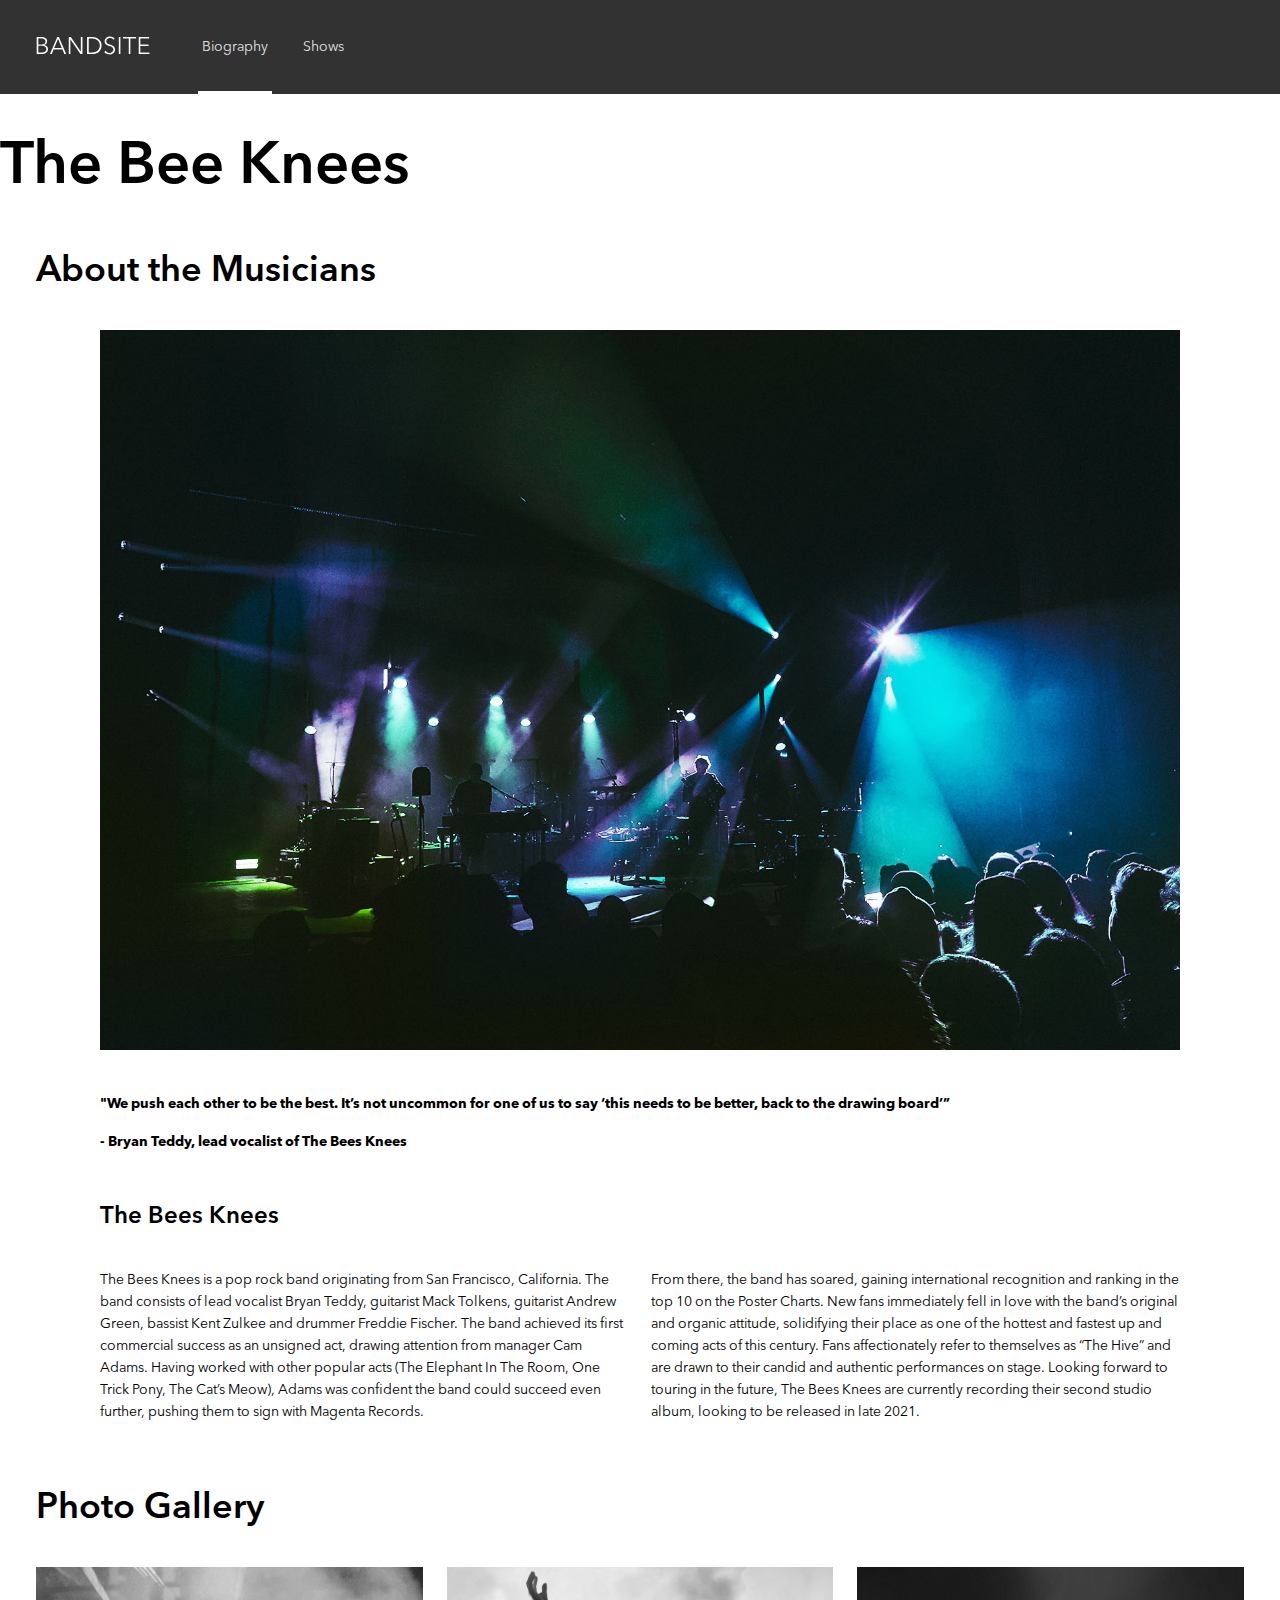
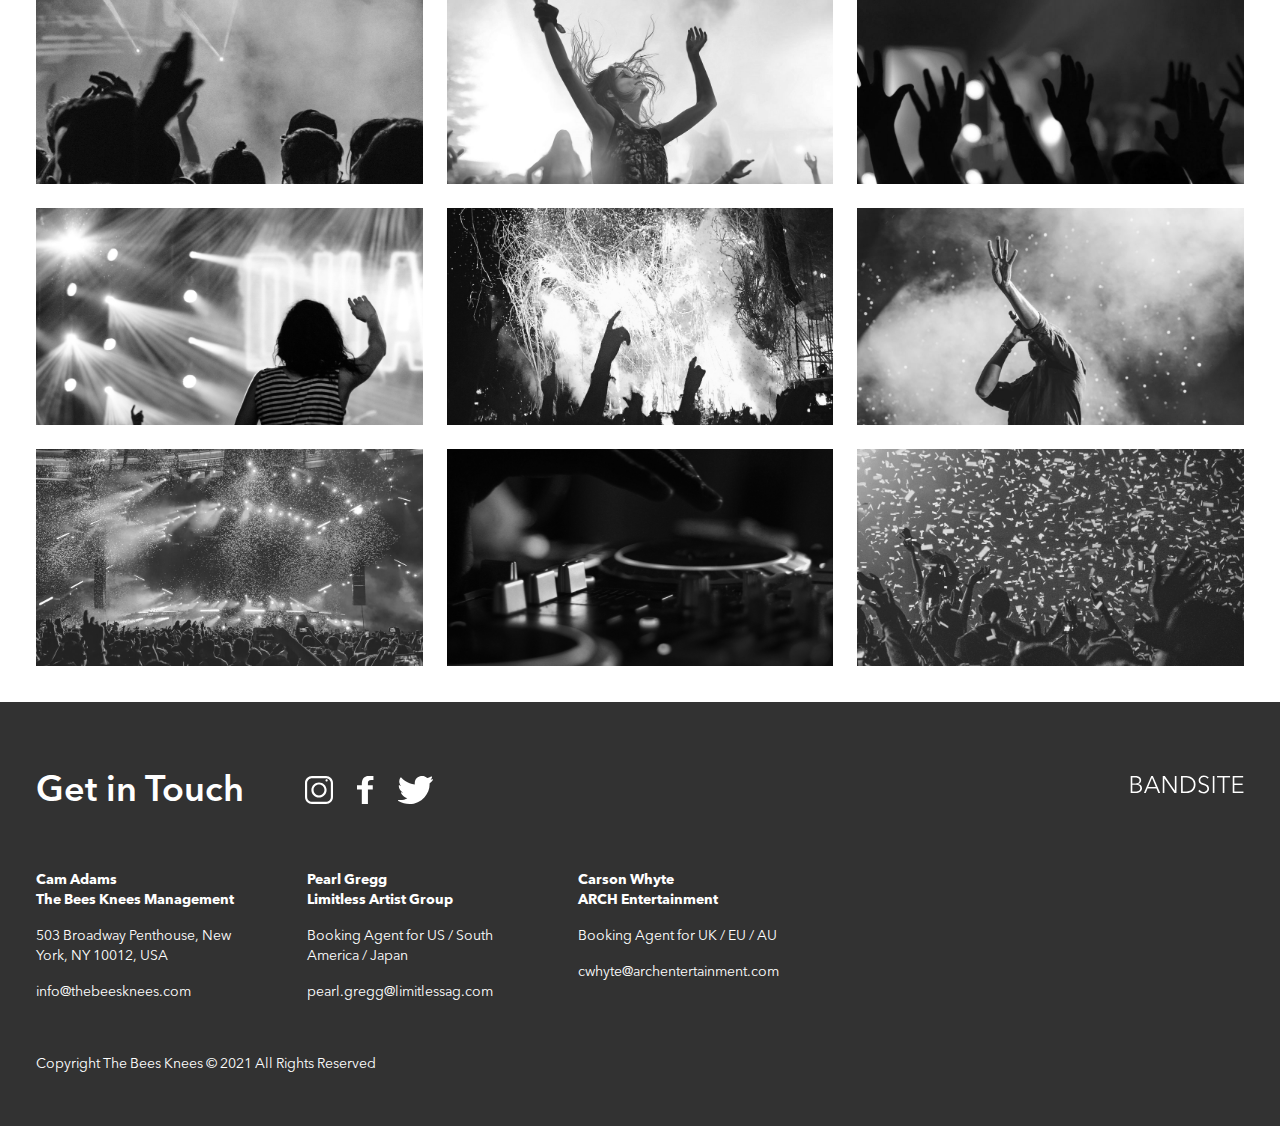
<file: index.html>
<!DOCTYPE html>
<html lang="en">
  <head>
    <meta charset="UTF-8" />
    <meta name="viewport" content="width=device-width, initial-scale=1.0" />
    <link rel="stylesheet" href="./styles/bio.css" />
    <title>Biography Site</title>
  </head>
  <body>
    <!-- HEADER -->
    <header class="header">
      <div class="header__container">
        <a href="./index.html"
          ><img class="logo" src="./assets/Logo/Logo-bandsite.svg" alt="logo"
        /></a>
        <nav>
          <ul class="header__list">
            <li class="header__item">
              <a class="header__link header__link--active" href="./index.html"
                >Biography</a
              >
            </li>
            <li class="header__item">
              <a class="header__link" href="index.html">Shows</a>
            </li>
          </ul>
        </nav>
      </div>
    </header>

    <!-- HERO -->
    <section class="hero-banner">
      <h1 class="hero-banner__heading">The Bee Knees</h1>
    </section>

    <!-- MAIN-->
    <main class="main">
      <div class="main__container">
        <h2 class="main__heading">About the Musicians</h2>

        <div class="main__detail">
          <img
            class="main__img"
            src="./assets/Images/band.jpg"
            alt="musicians-image"
          />
          <p class="main__vocalist">
            "We push each other to be the best. It’s not uncommon for one of us
            to say ‘this needs to be better, back to the drawing board’”
          </p>
          <p class="main__vocalist">
            - Bryan Teddy, lead vocalist of The Bees Knees
          </p>
          <h3>The Bees Knees</h3>
          <div class="main__texts">
            <p class="main__text">
              The Bees Knees is a pop rock band originating from San Francisco,
              California. The band consists of lead vocalist Bryan Teddy,
              guitarist Mack Tolkens, guitarist Andrew Green, bassist Kent
              Zulkee and drummer Freddie Fischer. The band achieved its first
              commercial success as an unsigned act, drawing attention from
              manager Cam Adams. Having worked with other popular acts (The
              Elephant In The Room, One Trick Pony, The Cat’s Meow), Adams was
              confident the band could succeed even further, pushing them to
              sign with Magenta Records.
            </p>

            <p class="main__text">
              From there, the band has soared, gaining international recognition
              and ranking in the top 10 on the Poster Charts. New fans
              immediately fell in love with the band’s original and organic
              attitude, solidifying their place as one of the hottest and
              fastest up and coming acts of this century. Fans affectionately
              refer to themselves as “The Hive” and are drawn to their candid
              and authentic performances on stage. Looking forward to touring in
              the future, The Bees Knees are currently recording their second
              studio album, looking to be released in late 2021.
            </p>
          </div>
        </div>
      </div>
    </main>

    <!-- PHOTO GALLERY -->
    <section class="photo-gallery">
      <div class="photo-gallery__container">
        <h2 class="photo-gallery__heading">Photo Gallery</h2>
        <div class="photo-gallery__img-wrap">
          <img
            class="photo-gallery__img"
            src="./assets/Images/Photo-gallery-1.jpg"
            alt="photo-gallery__image"
          />
          <img
            class="photo-gallery__img"
            src="./assets/Images/Photo-gallery-2.jpg"
            alt="photo-gallery__image"
          />
          <img
            class="photo-gallery__img"
            src="./assets/Images/Photo-gallery-3.jpg"
            alt="photo-gallery__image"
          />
          <img
            class="photo-gallery__img"
            src="./assets/Images/Photo-gallery-4.jpg"
            alt="photo-gallery__image"
          />
          <img
            class="photo-gallery__img"
            src="./assets/Images/Photo-gallery-5.jpg"
            alt="photo-gallery__image"
          />
          <img
            class="photo-gallery__img"
            src="./assets/Images/Photo-gallery-6.jpg"
            alt="photo-gallery__image"
          />
          <img
            class="photo-gallery__img"
            src="./assets/Images/Photo-gallery-7.jpg"
            alt="photo-gallery__image"
          />
          <img
            class="photo-gallery__img"
            src="./assets/Images/Photo-gallery-8.jpg"
            alt="image-8"
          />
          <img
            class="photo-gallery__img"
            src="./assets/Images/Photo-gallery-9.jpg"
            alt="image-9"
          />
        </div>
      </div>
    </section>

    <!-- FOOTER -->
    <footer class="footer">
      <div class="footer__container">
        <div class="footer__wrap">
          <h2 class="footer__heading">Get in Touch</h2>
          <div class="icons">
            <a href="https://instagram.com"
              ><img
                class="icon"
                src="./assets/Icons/SVG/Icon-instagram.svg"
                alt="instagram"
            /></a>

            <a href="https://facebook.com"
              ><img
                class="icon"
                src="./assets/Icons/SVG/Icon-facebook.svg"
                alt="facebook"
            /></a>

            <a href="https://twitter.com">
              <img
                class="icon"
                src="./assets/Icons/SVG/Icon-twitter.svg"
                alt="twitter"
            /></a>
          </div>

          <a href="./index.html"
            ><img
              class="logo logo__tablet-footer"
              src="./assets/Logo/Logo-bandsite.svg"
              alt="logo"
          /></a>
        </div>

        <div class="footer__contacts">
          <div class="footer__contact">
            <p class="footer__name">Cam Adams</p>
            <p class="footer__company">The Bees Knees Management</p>
            <p class="footer__address">
              503 Broadway Penthouse, New York, NY 10012, USA
            </p>
            <p>info@thebeesknees.com</p>
          </div>

          <div class="footer__contact">
            <p class="footer__name">Pearl Gregg</p>
            <p class="footer__company">Limitless Artist Group</p>
            <p class="footer__address">
              Booking Agent for US / South America / Japan
            </p>
            <p>pearl.gregg@limitlessag.com</p>
          </div>

          <div class="footer__contact">
            <p class="footer__name">Carson Whyte</p>
            <p class="footer__company">ARCH Entertainment</p>
            <p class="footer__address">Booking Agent for UK / EU / AU</p>
            <p>cwhyte@archentertainment.com</p>
          </div>
        </div>

        <a href="./index.html"
          ><img
            class="logo logo__mobile-footer"
            src="./assets/Logo/Logo-bandsite.svg"
            alt="logo"
        /></a>
        <p class="footer__copy-right">
          Copyright The Bees Knees © 2021 All Rights Reserved
        </p>
      </div>
    </footer>
  </body>
</html>
</file>
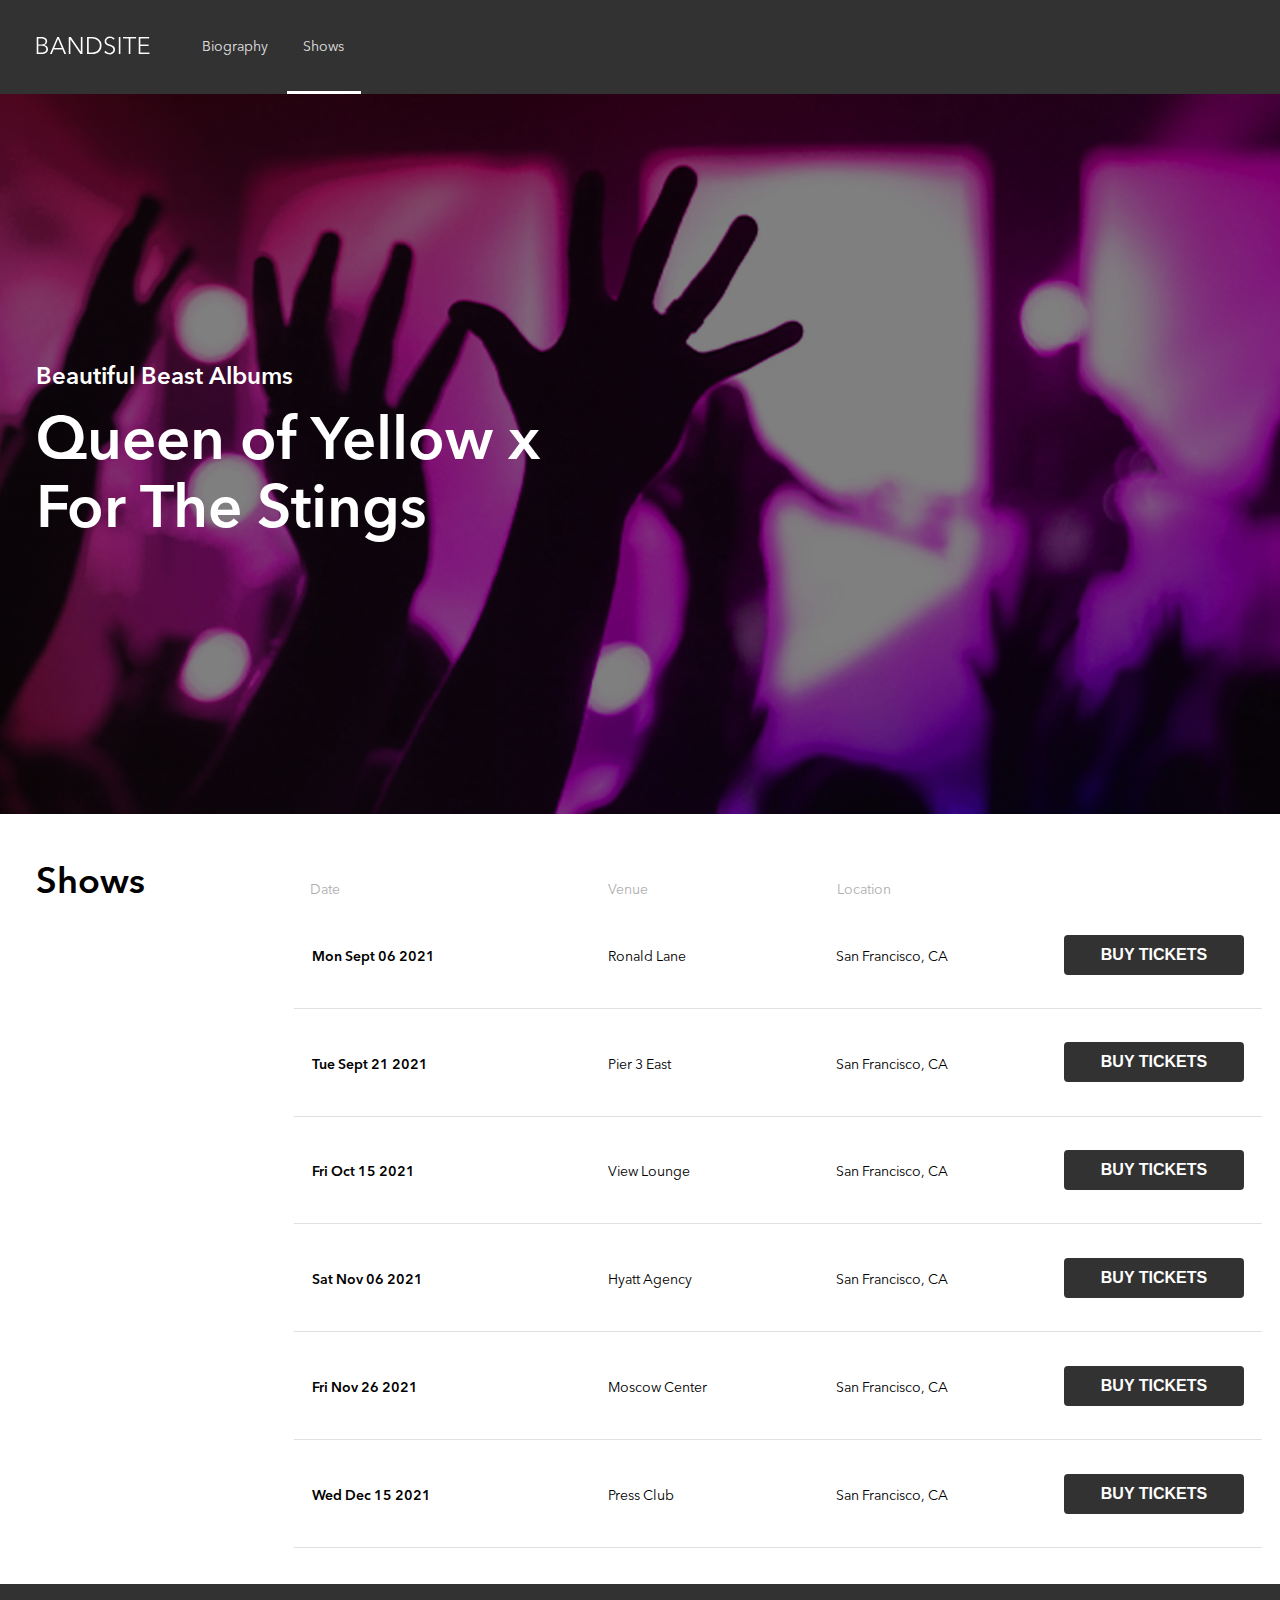
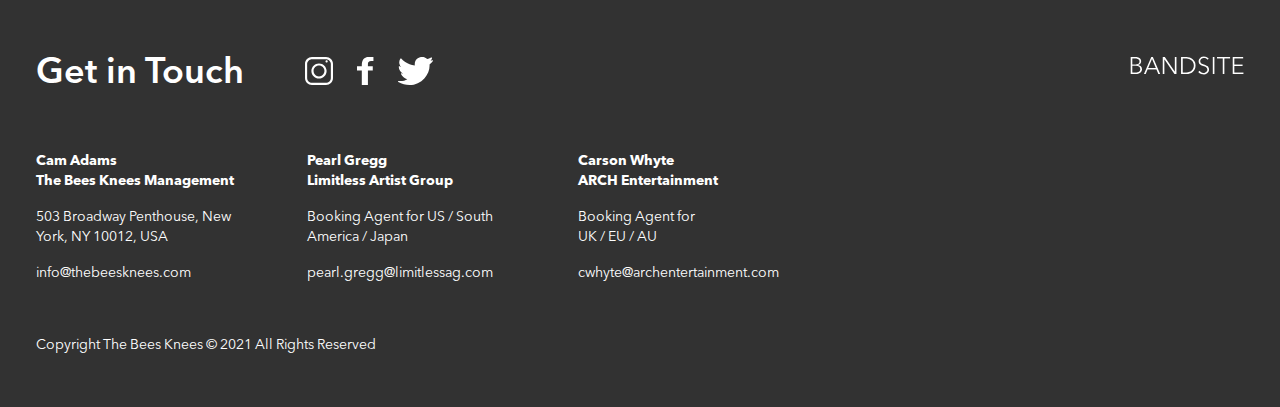
<file: pages/shows.html>
<!DOCTYPE html>
<html lang="en">
  <head>
    <meta charset="UTF-8" />
    <meta name="viewport" content="width=device-width, initial-scale=1.0" />
    <link rel="stylesheet" href="../styles/show.css"" />
    <title>Shows Site</title>
  </head>
  <body>
    <!-- HEADER -->
    <header class="header">
      <div class="header__container">
        <a href="../pages/shows.html"
          ><img class="logo" src="../assets/Logo/Logo-bandsite.svg" alt="logo"
        /></a>
        <nav>
          <ul class="header__list">
            <li class="header__item">
              <a class="header__link" href="../index.html">Biography</a>
            </li>
            <li class="header__item">
              <a class="header__link header__link--active" href="./shows.html"
                >Shows</a
              >
            </li>
          </ul>
        </nav>
      </div>
    </header>

    <!-- HERO -->
    <section class="hero hero--shows">
      <div class="hero__container hero__container--shows">
        <div>
          <p class="hero__text--shows">Beautiful Beast Albums</p>
          <h1 class="hero__heading hero__heading--shows">
            Queen of Yellow x For The Stings
          </h1>
        </div>

        <iframe
          class="hero__frame--shows"
          scrolling="no"
          frameborder="no"
          allow="autoplay"
          src="https://w.soundcloud.com/player/?url=https%3A//api.soundcloud.com/tracks/1322831941&color=%23ff5500&auto_play=false&hide_related=false&show_comments=true&show_user=true&show_reposts=false&show_teaser=true"
        ></iframe>
      </div>
    </section>

    <!-- SHOWS -->
    <main class="shows">
      <div class="shows__container">
        <h2 class="shows__heading"></h2>
        <div class="shows__table">
          <div class="shows__display-wrap"></div>
          <ul class="shows__list"></ul>
        </div>
      </div>
    </main>

    <!-- FOOTER -->
    <footer class="footer">
      <div class="footer__container">
        <div class="footer__wrap">
          <h2 class="footer__heading">Get in Touch</h2>
          <div class="icons">
            <a href="https://instagram.com"
              ><img
                class="icon"
                src="../assets/Icons/SVG/Icon-instagram.svg"
                alt="instagram"
            /></a>

            <a href="https://facebook.com"
              ><img
                class="icon"
                src="../assets/Icons/SVG/Icon-facebook.svg"
                alt="facebook"
            /></a>

            <a href="https://twitter.com">
              <img
                class="icon"
                src="../assets/Icons/SVG/Icon-twitter.svg"
                alt="twitter"
            /></a>
          </div>

          <a href="../pages/shows.html"
            ><img
              class="logo logo__tablet-footer"
              src="../assets/Logo/Logo-bandsite.svg"
              alt="logo"
          /></a>
        </div>

        <div class="footer__contacts">
          <div class="footer__contact">
            <p class="footer__name">Cam Adams</p>
            <p class="footer__company">The Bees Knees Management</p>
            <p class="footer__address">
              503 Broadway Penthouse, New York, NY 10012, USA
            </p>
            <p>info@thebeesknees.com</p>
          </div>

          <div class="footer__contact">
            <p class="footer__name">Pearl Gregg</p>
            <p class="footer__company">Limitless Artist Group</p>
            <p class="footer__address">
              Booking Agent for US / South America / Japan
            </p>
            <p>pearl.gregg@limitlessag.com</p>
          </div>

          <div class="footer__contact">
            <p class="footer__name">Carson Whyte</p>
            <p class="footer__company">ARCH Entertainment</p>
            <p class="footer__address footer__address--smaller">
              Booking Agent for UK / EU / AU
            </p>
            <p>cwhyte@archentertainment.com</p>
          </div>
        </div>

        <a href="../pages/shows.html"
          ><img
            class="logo logo__mobile-footer"
            src="../assets/Logo/Logo-bandsite.svg"
            alt="logo"
        /></a>
        <p class="footer__copy-right">
          Copyright The Bees Knees © 2021 All Rights Reserved
        </p>
      </div>
    </footer>
    <script src="../scripts/build-shows-page.js"></script>
  </body>
</html>
</file>
<file: styles/bio.css>
@font-face {
  font-family: "Avenir Next";
  src: url("../../assets/Font/AvenirNextLTPro-Regular.otf"), url("../../assets/Font/Alternative-files/AvenirNextLTPro.ttf") format("truetype");
  font-weight: 400;
}
@font-face {
  font-family: "Avenir Next";
  src: url("../../assets/Font/AvenirNextLTPro-Demi.otf"), url("../../assets/Font/Alternative-files/AvenirNextLTProDemi.ttf") format("truetype");
  font-weight: 500;
}
@font-face {
  font-family: "Avenir Next";
  src: url("../../assets/Font/AvenirNextLTPro-Bold.otf"), url("../../assets/Font/Alternative-files/AvenirNextLTProBold.ttf") format("truetype");
  font-weight: 700;
}
* {
  box-sizing: border-box;
}

body {
  margin: 0;
  font-family: "Avenir Next";
  font-size: 0.8125rem;
  line-height: 1.125rem;
  font-weight: 400;
}
@media (min-width: 768px) {
  body {
    font-size: 0.875rem;
    line-height: 1.375rem;
  }
}

h1 {
  font-size: 1.5rem;
  line-height: 2rem;
  font-weight: 500;
}
@media (min-width: 768px) {
  h1 {
    font-size: 3.75rem;
    line-height: 4.25rem;
  }
}

h2 {
  font-size: 1.5rem;
  line-height: 2rem;
  font-weight: 500;
  margin-top: 1.5rem;
  margin-bottom: 1rem;
}
@media (min-width: 768px) {
  h2 {
    font-size: 2.25rem;
    line-height: 2.75rem;
    margin-top: 3rem;
    margin-bottom: 2.25rem;
  }
}

h3 {
  font-size: 0.875rem;
  line-height: 1.375rem;
  font-weight: 500;
  margin-top: 1.5rem;
  margin-bottom: 1rem;
}
@media (min-width: 768px) {
  h3 {
    font-size: 1.5rem;
    line-height: 2rem;
    margin-top: 3rem;
    margin-bottom: 2.25rem;
  }
}

p {
  margin-top: 0;
  margin-bottom: 1rem;
}

footer {
  font-size: 0.8125rem;
  line-height: 1.125rem;
  font-weight: 400;
}
@media (min-width: 768px) {
  footer {
    font-size: 0.875rem;
    line-height: 1.25rem;
  }
}

button {
  font-size: 0.625rem;
  line-height: 1.25rem;
  font-weight: 700;
}

.header {
  background-color: #323232;
  padding: 1rem 1rem 0 1rem;
  overflow: hidden;
}
.header__link--active {
  border-bottom: 3px solid #ffffff;
}
.header__container {
  display: flex;
  flex-direction: column;
  text-align: center;
}
@media (min-width: 768px) {
  .header__container {
    flex-direction: row;
    align-items: flex-start;
    gap: 3rem;
  }
}
@media (min-width: 1280px) {
  .header__container {
    max-width: 1280px;
    margin: 0 auto;
  }
}
.header__list {
  list-style: none;
  padding: 0;
  margin: 0;
  display: flex;
  text-align: start;
  justify-content: center;
  gap: 0.5rem;
}
@media (min-width: 768px) {
  .header__list {
    gap: 1rem;
  }
}
.header__item {
  width: 50vw;
  text-align: center;
}
@media (min-width: 768px) {
  .header__item {
    width: 73px;
  }
}
.header__link {
  text-decoration: none;
  display: inline-block;
  width: 50vw;
  color: #e1e1e1;
  padding-bottom: 16px;
}
@media (min-width: 768px) {
  .header__link {
    width: 4.6rem;
    padding-bottom: 33px;
  }
}
.header__link:hover {
  border-bottom: 3px solid #ffffff;
  color: #ffffff;
}
.header__link:active {
  font-weight: bold;
}
@media (min-width: 768px) {
  .header {
    padding: 2.25rem 2.25rem 0rem 2.25rem;
  }
}

.hero {
  background-image: linear-gradient(rgba(0, 0, 0, 0.5), rgba(0, 0, 0, 0.5)), url("../assets/Images/hero-bio.jpg");
  background-size: cover;
  background-position: center;
  overflow: hidden;
  padding: 0 1rem;
}
.hero__container {
  display: flex;
  align-items: center;
  height: 45vh;
}
@media (min-width: 768px) {
  .hero__container {
    height: 50vh;
  }
}
@media (min-width: 1280px) {
  .hero__container {
    height: 60vh;
    max-width: 1280px;
    margin: 0 auto;
  }
}
.hero__heading, .hero__text {
  color: #ffffff;
}
@media (min-width: 768px) {
  .hero {
    padding: 0 2.25rem;
  }
}

.footer {
  background-color: #323232;
  padding: 1.5rem 1rem 0 1rem;
  color: #ffffff;
  overflow: hidden;
}
@media (min-width: 1280px) {
  .footer__container {
    max-width: 1280px;
    margin: 0 auto;
  }
}
.footer__heading, .footer__copy-right {
  margin-top: 0;
}
@media (min-width: 768px) {
  .footer__heading {
    margin-bottom: 0;
  }
}
.footer__contacts {
  display: flex;
  flex-direction: column;
  gap: 1rem;
  margin-bottom: 2.25rem;
}
@media (min-width: 768px) {
  .footer__contacts {
    flex-direction: row;
    align-items: flex-start;
    gap: 2.25rem;
  }
}
@media (min-width: 1280px) {
  .footer__contacts {
    gap: 3.5rem;
  }
}
.footer__contact {
  width: 65%;
}
@media (min-width: 768px) {
  .footer__contact {
    width: 215px;
  }
}
.footer__name {
  margin-bottom: 0;
}
.footer__company, .footer__name {
  font-weight: 600;
  margin-top: 0;
}
.footer__address--smaller {
  width: 130px;
}
@media (min-width: 768px) {
  .footer__wrap {
    display: flex;
    align-items: center;
    gap: 2.5rem;
    margin-bottom: 2.25rem;
  }
}
@media (min-width: 1280px) {
  .footer__wrap {
    gap: 3.8rem;
  }
}
@media (min-width: 768px) {
  .footer {
    padding: 3rem 2.25rem 2.25rem 2.25rem;
  }
}

.logo {
  max-width: 120px;
  margin-bottom: 1rem;
}
.logo__tablet-footer {
  display: none;
}
@media (min-width: 768px) {
  .logo__tablet-footer {
    display: block;
  }
}
@media (min-width: 768px) {
  .logo__mobile-footer {
    display: none;
  }
}

.icons {
  margin-bottom: 1.5rem;
  display: flex;
  gap: 1rem;
}
@media (min-width: 768px) {
  .icons {
    gap: 1.5rem;
    margin-top: 1.6rem;
    margin-right: auto;
  }
}
@media (min-width: 768px) and (min-width: 768px) {
  .icons .icon {
    height: 5vh;
    max-height: 28px;
  }
}

.main {
  margin: 0 1rem;
}
@media (min-width: 1280px) {
  .main__container {
    margin: 0 auto;
    max-width: 1280px;
  }
}
.main__img {
  max-width: 100%;
  height: auto;
  margin-bottom: 1rem;
}
@media (min-width: 768px) {
  .main__img {
    margin-bottom: 2.25rem;
  }
}
.main__vocalist {
  font-weight: bold;
}
@media (min-width: 768px) {
  .main__detail {
    margin: 0 4rem;
  }
}
@media (min-width: 768px) {
  .main__texts {
    display: flex;
    gap: 1.5rem;
  }
}
@media (min-width: 768px) {
  .main {
    margin: 0 2.25rem;
  }
}

.photo-gallery {
  padding: 1.5rem 1rem 1rem 1rem;
  color: #fafafa;
}
@media (min-width: 1280px) {
  .photo-gallery__container {
    margin: 0 auto;
    max-width: 1280px;
  }
}
.photo-gallery__img-wrap {
  display: flex;
  flex-direction: column;
  gap: 1rem;
}
@media (min-width: 768px) {
  .photo-gallery__img-wrap {
    flex-direction: row;
    flex-wrap: wrap;
    gap: 1.5rem;
  }
}
.photo-gallery__img {
  width: 100%;
  height: auto;
  filter: grayscale(100%);
}
.photo-gallery__img:hover {
  filter: none;
}
@media (min-width: 768px) {
  .photo-gallery__img {
    flex: 1;
    width: 30%;
  }
}
.photo-gallery__heading {
  color: #000000;
  margin-top: 0;
}
@media (min-width: 768px) {
  .photo-gallery {
    padding: 3rem 2.25rem 2.25rem 2.25rem;
    margin-top: 0rem;
  }
}

.conversation {
  margin: 0 1rem 1rem 1rem;
}
@media (min-width: 768px) {
  .conversation {
    margin: 0 2.25rem 2.25rem 2.25rem;
  }
}
@media (min-width: 1280px) {
  .conversation__container {
    margin: 0 auto;
    max-width: 1280px;
  }
}
.conversation__img {
  width: 36px;
  height: 36px;
  border-radius: 50%;
  -o-object-fit: cover;
     object-fit: cover;
  -o-object-position: 20% 50%;
     object-position: 20% 50%;
  background-color: #e1e1e1;
}
@media (min-width: 768px) {
  .conversation__img {
    width: 48px;
    height: 48px;
  }
}
.conversation__wrap {
  display: flex;
  gap: 1rem;
}
@media (min-width: 768px) {
  .conversation__wrap {
    padding: 0 3rem;
  }
}
@media (min-width: 1280px) {
  .conversation__wrap {
    width: 68%;
    margin: 0 auto;
  }
}
.conversation__form {
  display: flex;
  flex-direction: column;
  flex-grow: 1;
}
.conversation__label {
  color: #afafaf;
  margin-bottom: 4px;
  text-transform: uppercase;
  font-weight: 500;
}
.conversation__input {
  border-radius: 4px;
  padding: 12px;
  margin-bottom: 1rem;
  border: 1px solid #e1e1e1;
  text-align: start;
  outline: none;
  font-family: "Avenir Next";
  font-size: 0.8125rem;
  line-height: 1.125rem;
  font-weight: 400;
  background-color: #fafafa;
}
@media (min-width: 768px) {
  .conversation__input {
    padding: 16px;
  }
}
.conversation__input-name {
  height: 40px;
}
@media (min-width: 768px) {
  .conversation__input-name {
    height: 54px;
  }
}
.conversation__list {
  list-style: none;
  margin: 0;
  padding: 0;
}
@media (min-width: 768px) {
  .conversation__list {
    padding: 0 3rem;
  }
}
@media (min-width: 1280px) {
  .conversation__list {
    width: 68%;
    margin: 0 auto;
  }
}
.conversation__item {
  display: flex;
  border-bottom: 1px solid #e1e1e1;
  margin-bottom: 1rem;
  gap: 1rem;
}
.conversation__item:first-child {
  border-top: 1px solid #e1e1e1;
  padding-top: 1rem;
}
.conversation__name-date {
  display: flex;
  justify-content: space-between;
}
.conversation__comment-detail {
  flex-grow: 1;
}
.conversation__name {
  font-weight: 500;
}
.conversation__date {
  color: #afafaf;
}

.btn {
  height: 40px;
  font-size: 1.5rem;
  color: #ffffff;
  background-color: #323232;
  border: none;
  border-radius: 4px;
  margin-bottom: 1rem;
  cursor: pointer;
}
.btn:hover {
  background-color: #000000;
  color: #ffffff;
}
@media (min-width: 768px) {
  .btn {
    padding: 0 32px;
    width: 200px;
    margin-left: auto;
  }
}/*# sourceMappingURL=bio.css.map */
</file>
<file: styles/show.css>
@font-face {
  font-family: "Avenir Next";
  src: url("../../assets/Font/AvenirNextLTPro-Regular.otf"), url("../../assets/Font/Alternative-files/AvenirNextLTPro.ttf") format("truetype");
  font-weight: 400;
}
@font-face {
  font-family: "Avenir Next";
  src: url("../../assets/Font/AvenirNextLTPro-Demi.otf"), url("../../assets/Font/Alternative-files/AvenirNextLTProDemi.ttf") format("truetype");
  font-weight: 500;
}
@font-face {
  font-family: "Avenir Next";
  src: url("../../assets/Font/AvenirNextLTPro-Bold.otf"), url("../../assets/Font/Alternative-files/AvenirNextLTProBold.ttf") format("truetype");
  font-weight: 700;
}
* {
  box-sizing: border-box;
}

body {
  margin: 0;
  font-family: "Avenir Next";
  font-size: 0.8125rem;
  line-height: 1.125rem;
  font-weight: 400;
}
@media (min-width: 768px) {
  body {
    font-size: 0.875rem;
    line-height: 1.375rem;
  }
}

h1 {
  font-size: 1.5rem;
  line-height: 2rem;
  font-weight: 500;
}
@media (min-width: 768px) {
  h1 {
    font-size: 3.75rem;
    line-height: 4.25rem;
  }
}

h2 {
  font-size: 1.5rem;
  line-height: 2rem;
  font-weight: 500;
  margin-top: 1.5rem;
  margin-bottom: 1rem;
}
@media (min-width: 768px) {
  h2 {
    font-size: 2.25rem;
    line-height: 2.75rem;
    margin-top: 3rem;
    margin-bottom: 2.25rem;
  }
}

h3 {
  font-size: 0.875rem;
  line-height: 1.375rem;
  font-weight: 500;
  margin-top: 1.5rem;
  margin-bottom: 1rem;
}
@media (min-width: 768px) {
  h3 {
    font-size: 1.5rem;
    line-height: 2rem;
    margin-top: 3rem;
    margin-bottom: 2.25rem;
  }
}

p {
  margin-top: 0;
  margin-bottom: 1rem;
}

footer {
  font-size: 0.8125rem;
  line-height: 1.125rem;
  font-weight: 400;
}
@media (min-width: 768px) {
  footer {
    font-size: 0.875rem;
    line-height: 1.25rem;
  }
}

button {
  font-size: 0.625rem;
  line-height: 1.25rem;
  font-weight: 700;
}

.header {
  background-color: #323232;
  padding: 1rem 1rem 0 1rem;
  overflow: hidden;
}
.header__link--active {
  border-bottom: 3px solid #ffffff;
}
.header__container {
  display: flex;
  flex-direction: column;
  text-align: center;
}
@media (min-width: 768px) {
  .header__container {
    flex-direction: row;
    align-items: flex-start;
    gap: 3rem;
  }
}
@media (min-width: 1280px) {
  .header__container {
    max-width: 1280px;
    margin: 0 auto;
  }
}
.header__list {
  list-style: none;
  padding: 0;
  margin: 0;
  display: flex;
  text-align: start;
  justify-content: center;
  gap: 0.5rem;
}
@media (min-width: 768px) {
  .header__list {
    gap: 1rem;
  }
}
.header__item {
  width: 50vw;
  text-align: center;
}
@media (min-width: 768px) {
  .header__item {
    width: 73px;
  }
}
.header__link {
  text-decoration: none;
  display: inline-block;
  width: 50vw;
  color: #e1e1e1;
  padding-bottom: 16px;
}
@media (min-width: 768px) {
  .header__link {
    width: 4.6rem;
    padding-bottom: 33px;
  }
}
.header__link:hover {
  border-bottom: 3px solid #ffffff;
  color: #ffffff;
}
.header__link:active {
  font-weight: bold;
}
@media (min-width: 768px) {
  .header {
    padding: 2.25rem 2.25rem 0rem 2.25rem;
  }
}

.hero {
  background-image: linear-gradient(rgba(0, 0, 0, 0.5), rgba(0, 0, 0, 0.5)), url("../assets/Images/hero-bio.jpg");
  background-size: cover;
  background-position: center;
  overflow: hidden;
  padding: 0 1rem;
}
.hero__container {
  display: flex;
  align-items: center;
  height: 45vh;
}
@media (min-width: 768px) {
  .hero__container {
    height: 50vh;
  }
}
@media (min-width: 1280px) {
  .hero__container {
    height: 60vh;
    max-width: 1280px;
    margin: 0 auto;
  }
}
.hero__heading, .hero__text {
  color: #ffffff;
}
@media (min-width: 768px) {
  .hero {
    padding: 0 2.25rem;
  }
}

.footer {
  background-color: #323232;
  padding: 1.5rem 1rem 0 1rem;
  color: #ffffff;
  overflow: hidden;
}
@media (min-width: 1280px) {
  .footer__container {
    max-width: 1280px;
    margin: 0 auto;
  }
}
.footer__heading, .footer__copy-right {
  margin-top: 0;
}
@media (min-width: 768px) {
  .footer__heading {
    margin-bottom: 0;
  }
}
.footer__contacts {
  display: flex;
  flex-direction: column;
  gap: 1rem;
  margin-bottom: 2.25rem;
}
@media (min-width: 768px) {
  .footer__contacts {
    flex-direction: row;
    align-items: flex-start;
    gap: 2.25rem;
  }
}
@media (min-width: 1280px) {
  .footer__contacts {
    gap: 3.5rem;
  }
}
.footer__contact {
  width: 65%;
}
@media (min-width: 768px) {
  .footer__contact {
    width: 215px;
  }
}
.footer__name {
  margin-bottom: 0;
}
.footer__company, .footer__name {
  font-weight: 600;
  margin-top: 0;
}
.footer__address--smaller {
  width: 130px;
}
@media (min-width: 768px) {
  .footer__wrap {
    display: flex;
    align-items: center;
    gap: 2.5rem;
    margin-bottom: 2.25rem;
  }
}
@media (min-width: 1280px) {
  .footer__wrap {
    gap: 3.8rem;
  }
}
@media (min-width: 768px) {
  .footer {
    padding: 3rem 2.25rem 2.25rem 2.25rem;
  }
}

.logo {
  max-width: 120px;
  margin-bottom: 1rem;
}
.logo__tablet-footer {
  display: none;
}
@media (min-width: 768px) {
  .logo__tablet-footer {
    display: block;
  }
}
@media (min-width: 768px) {
  .logo__mobile-footer {
    display: none;
  }
}

.icons {
  margin-bottom: 1.5rem;
  display: flex;
  gap: 1rem;
}
@media (min-width: 768px) {
  .icons {
    gap: 1.5rem;
    margin-top: 1.6rem;
    margin-right: auto;
  }
}
@media (min-width: 768px) and (min-width: 768px) {
  .icons .icon {
    height: 5vh;
    max-height: 28px;
  }
}

.hero--shows {
  background-image: linear-gradient(rgba(0, 0, 0, 0.5), rgba(0, 0, 0, 0.5)), url("../assets/Images/hero-shows.jpg");
  background-position-y: 30%;
}
.hero__container--shows {
  flex-direction: column;
  justify-content: center;
  align-items: flex-start;
  gap: 1rem;
}
@media (min-width: 768px) {
  .hero__container--shows {
    gap: 2.25rem;
    height: 70vh;
  }
}
@media (min-width: 1280px) {
  .hero__container--shows {
    flex-direction: row;
    align-items: center;
    justify-content: space-between;
    gap: 0;
    height: 80vh;
  }
}
.hero__heading--shows {
  margin: 0;
  width: 220px;
}
@media (min-width: 768px) {
  .hero__heading--shows {
    width: 550px;
  }
}
.hero__text--shows {
  margin-bottom: 0;
  color: #ffffff;
  margin-bottom: 1rem;
  font-weight: 500;
}
@media (min-width: 768px) {
  .hero__text--shows {
    font-size: 1.5rem;
    line-height: 2rem;
  }
}
.hero__frame--shows {
  width: 100%;
  height: 20vh;
  margin: 0;
}
@media (min-width: 768px) {
  .hero__frame--shows {
    width: 400px;
  }
}
@media (min-width: 1280px) {
  .hero__frame--shows {
    width: 38%;
  }
}

.shows {
  padding-bottom: 1rem;
}
@media (min-width: 768px) {
  .shows {
    padding: 0 1.125rem;
    padding-bottom: 2.25rem;
  }
}
@media (min-width: 1280px) {
  .shows__container {
    display: flex;
    justify-content: space-between;
    gap: 9.3rem;
    margin: 0 auto;
    max-width: 1316px;
  }
}
@media (min-width: 1280px) {
  .shows__table {
    flex-grow: 1;
    margin-top: 65px;
  }
}
.shows__heading {
  padding-left: 1rem;
}
@media (min-width: 768px) {
  .shows__heading {
    padding-left: 1.125rem;
  }
}
.shows__list {
  list-style: none;
  padding: 0;
  margin: 0;
}
.shows__item {
  border-bottom: 1px solid #e1e1e1;
  display: flex;
  flex-direction: column;
  padding: 1rem;
}
@media (min-width: 768px) {
  .shows__item {
    padding: 1.5rem 1.125rem;
    flex-direction: row;
  }
}
@media (min-width: 768px) {
  .shows__wrap {
    flex: 1;
  }
}
@media (min-width: 1280px) {
  .shows__wrap:first-child {
    flex: 1.3 1 0;
  }
}
.shows__sub-header {
  color: #afafaf;
  margin-top: 0;
  margin-bottom: 0.3rem;
}
@media (min-width: 768px) {
  .shows__sub-header {
    display: none;
  }
}
.shows__date-detail {
  font-weight: 500;
}
@media (min-width: 768px) {
  .shows__venue-detail, .shows__location-detail, .shows__date-detail {
    padding-top: 1.3rem;
  }
}
.shows__display-wrap {
  display: none;
}
@media (min-width: 768px) {
  .shows__display-wrap {
    display: flex;
    color: #afafaf;
    padding: 0 1rem;
  }
}
.shows__sub-header-display {
  margin-bottom: 0;
}
@media (min-width: 768px) {
  .shows__sub-header-display {
    flex: 1;
  }
}
@media (min-width: 1280px) {
  .shows__sub-header-display:first-child {
    flex-grow: 1.3;
  }
}
.shows__row-hover {
  background-color: #fafafa;
}
.shows__row-active {
  background-color: #e1e1e1;
}

.btn {
  color: #ffffff;
  background-color: #323232;
  text-transform: uppercase;
  border: none;
  border-radius: 4px;
  font-size: 1rem;
  width: 100%;
  height: 40px;
  cursor: pointer;
}
.btn:hover {
  background-color: #000000;
}
@media (min-width: 768px) {
  .btn {
    padding: 0 32px;
    width: 180px;
    margin-top: 0.6rem;
  }
}
.btn__visibility {
  visibility: hidden;
  height: 1px;
}/*# sourceMappingURL=show.css.map */
</file>
